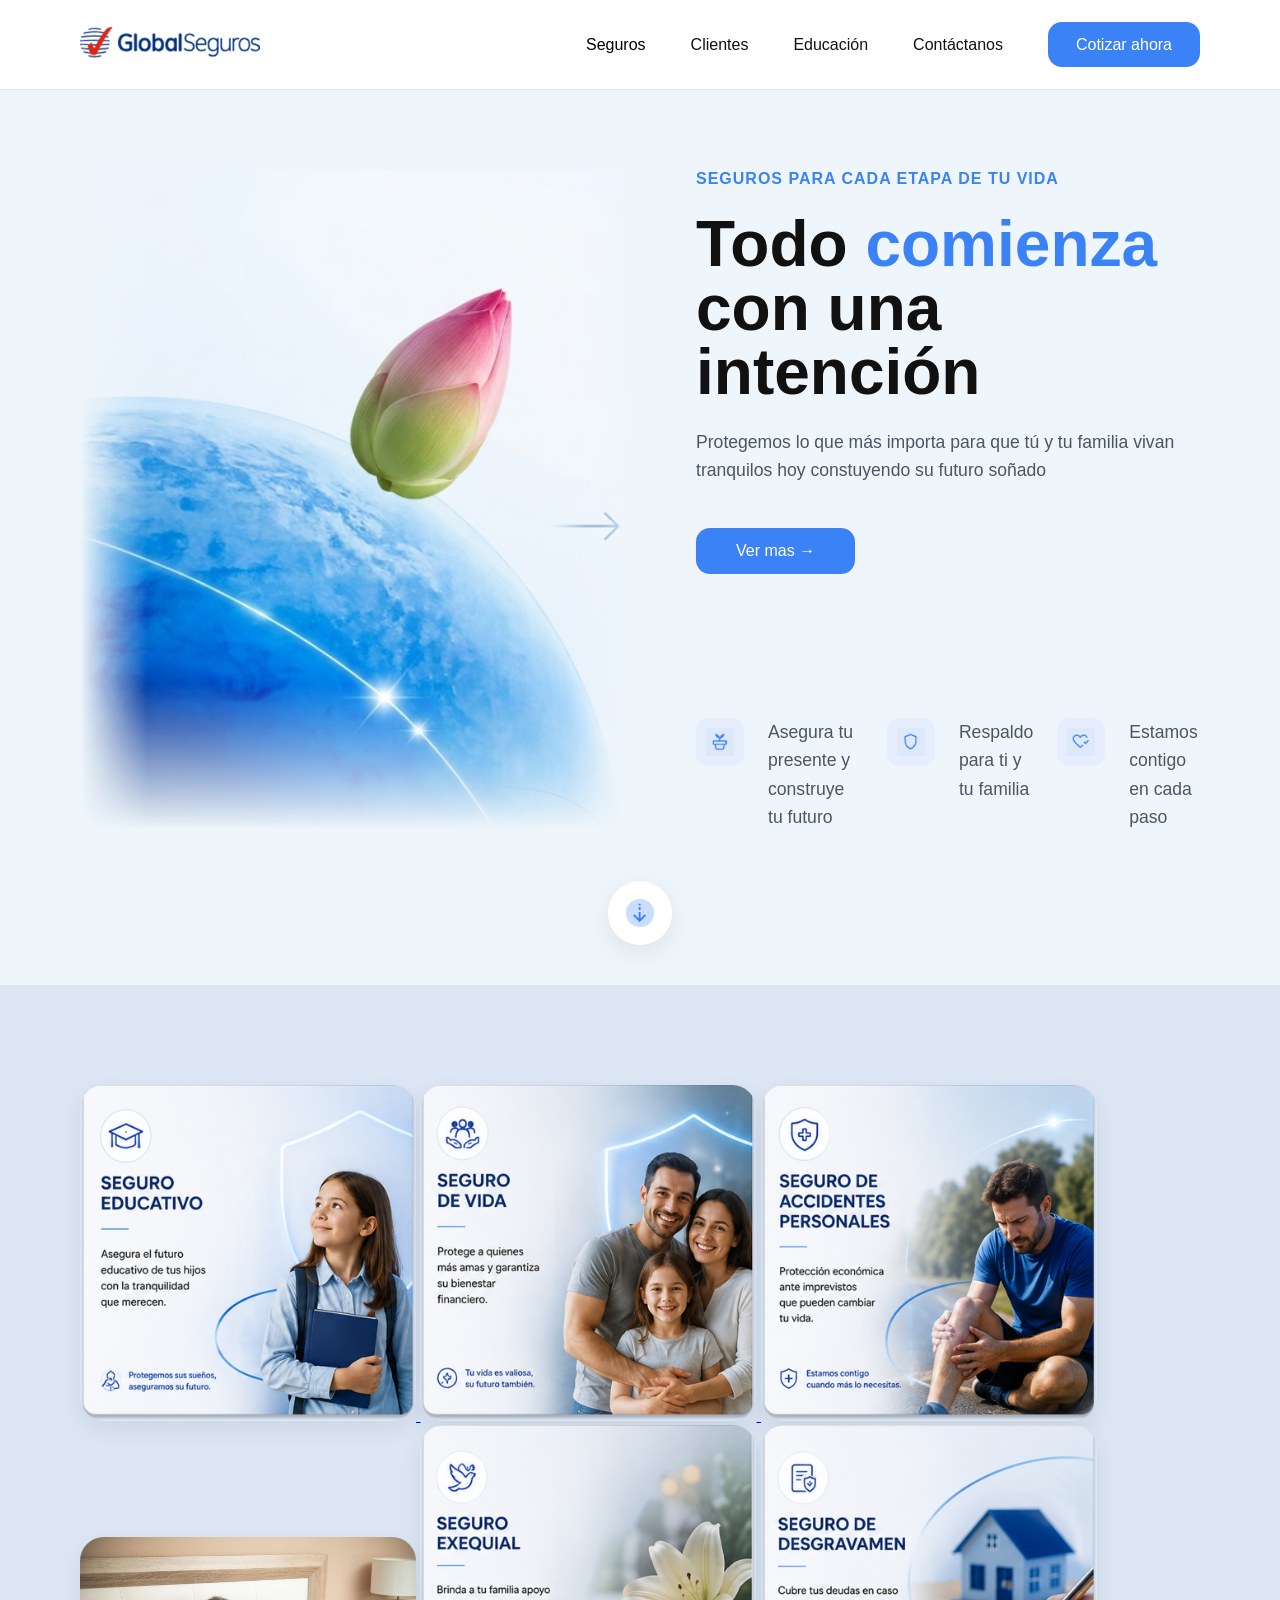
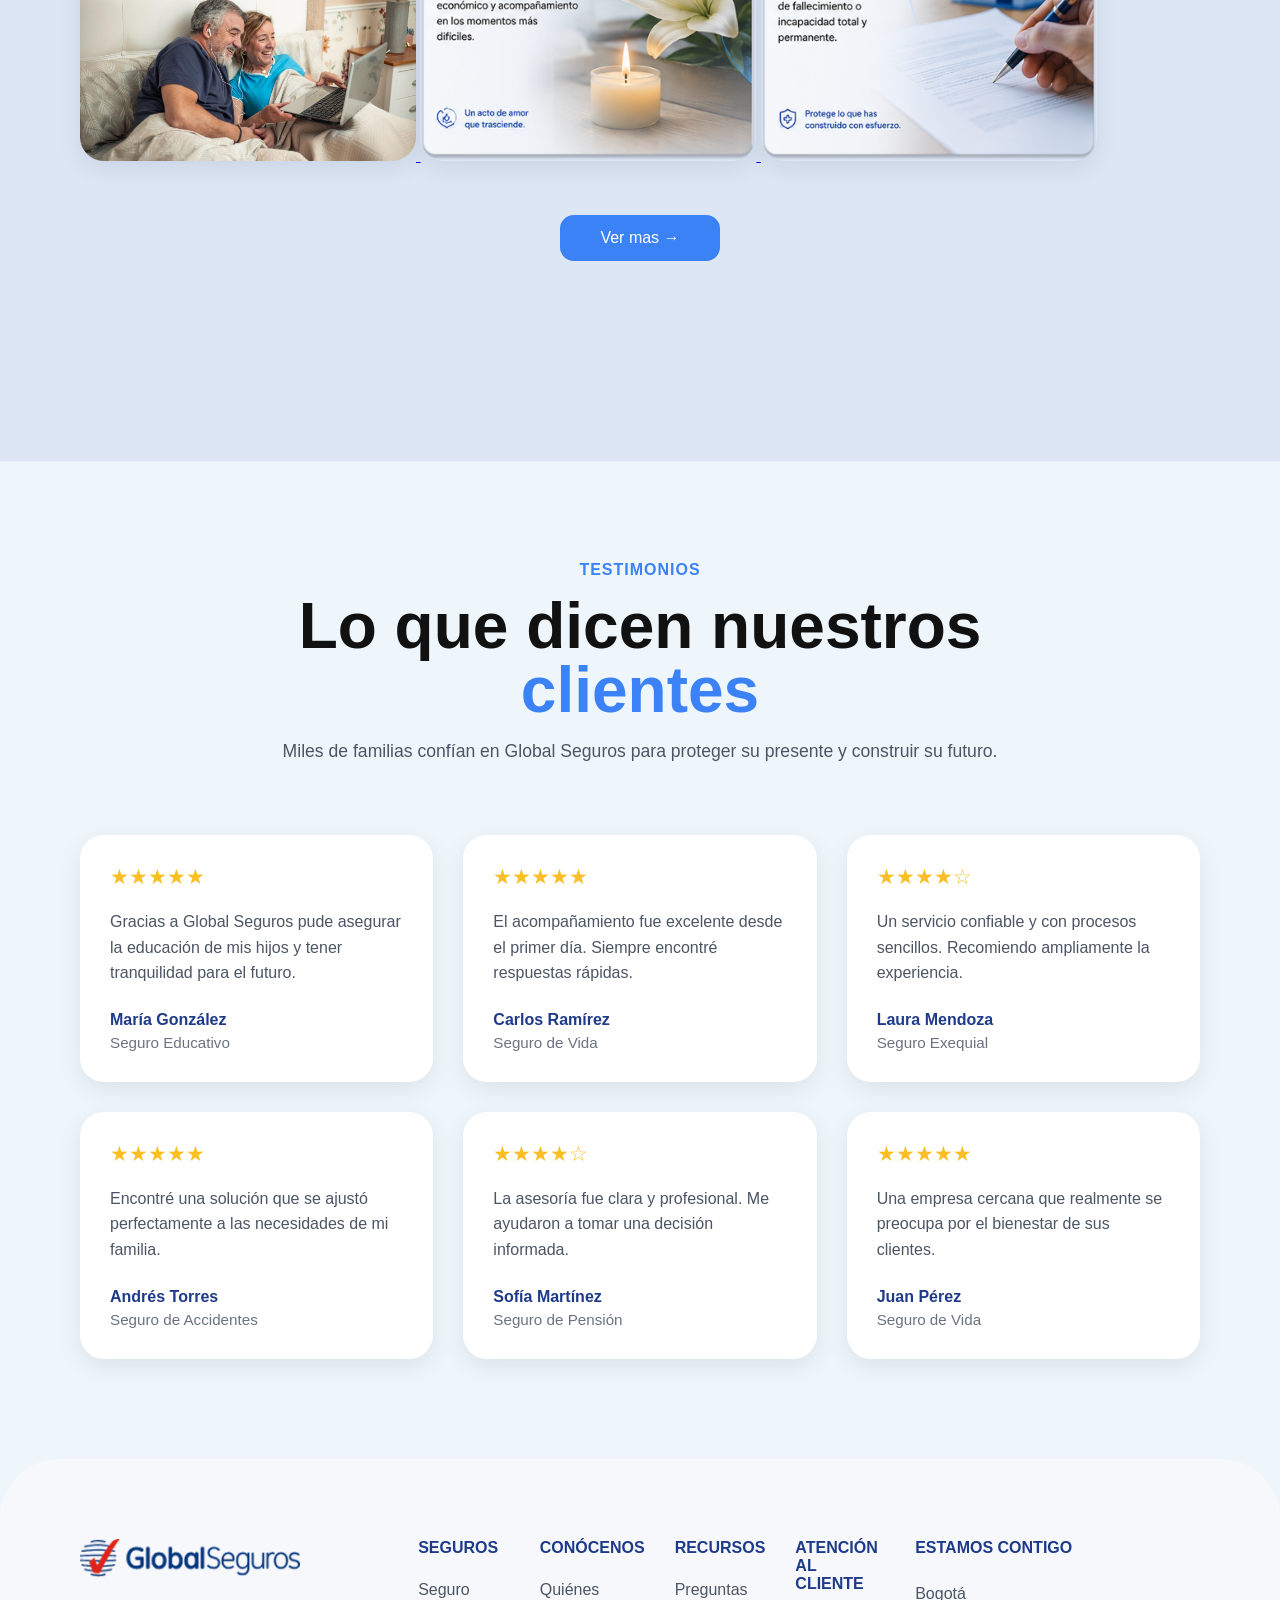
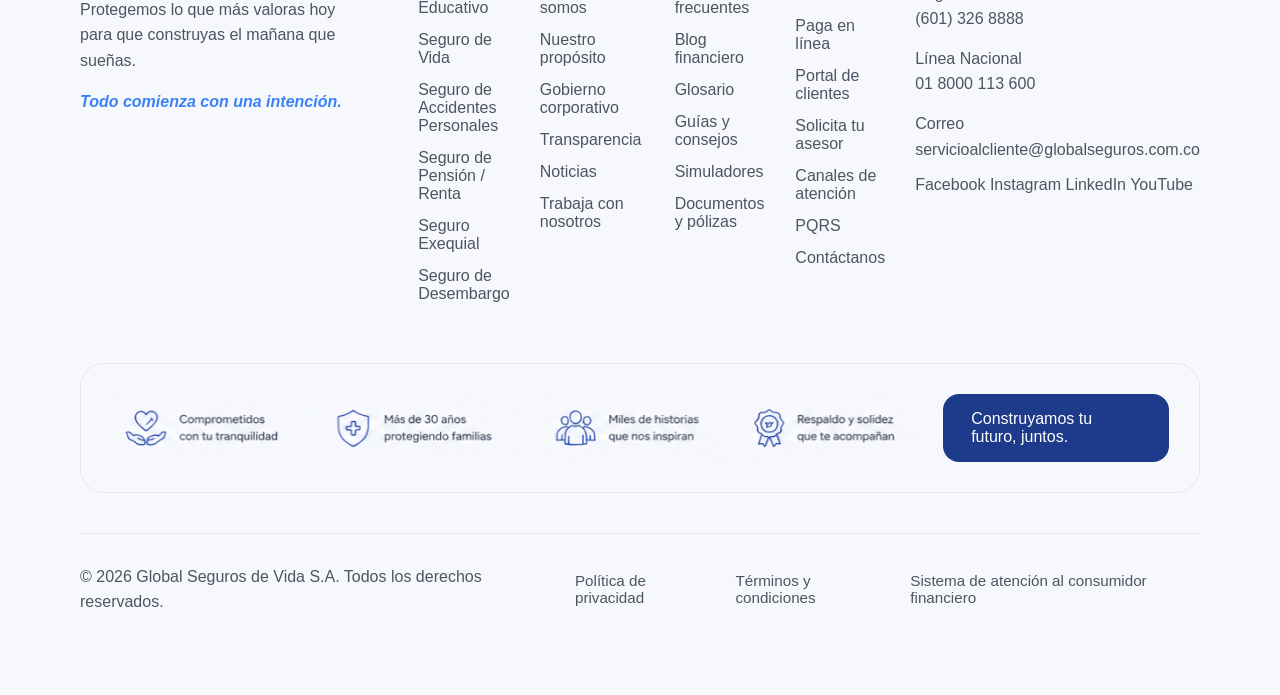
<file: index.html>
<!DOCTYPE html>
<html lang="es">
<head>
  <meta charset="UTF-8" />
  <meta name="viewport" content="width=device-width, initial-scale=1.0"/>
  
  <title>Global Seguros</title>

  <link rel="stylesheet" href="index.css">
</head>

<body>

<section class="header">
    <a href="index.html"> <img src="Imágenes/image 2.png" alt="logo"> </a>

    <ul class="menu">
        <li> <button id="desplegable"> Seguros </button>

         <div class="menu-desplegable">
            <a href="producto.html">Seguro educativo</a>
            <a href="error404.html">Seguro de vida</a>
            <a href="error404.html">Seguro de accidentes personales</a>
            <a href="error404.html">Seguro de pensión/renta</a>
            <a href="error404.html">Seguro exequial</a>
            <a href="error404.html">Seguro de desembargo</a>
             </div>
        </li>
        <li> 
          <a href="#clientes">Clientes</a>
        </li>
        <li> 
          <a href="producto.html">Educación</a>
        </li>

    <li class="contact-menu">

    <button id="contacto-btn" class="contact-btn">
        Contáctanos
    </button>

    <div class="contact-dropdown">

        <p class="contact-title">
            Lunes a viernes 8am a 5:30pm
        </p>

        <p>Desde Bogotá</p>
        <strong>PBX: (601) 744 0084</strong>

        <p>Desde cualquier parte del país</p>
        <strong>01 8000 910027</strong>

    </div>

</li>

<li>
    <a href="cotizacion.html" class="btn-cotizar">Cotizar ahora</a>
</li>

    </ul>
</section>

<section class="hero">
    <div class="img-hero">
        <img src="Imágenes/flor.png" alt="flor">
    </div>
    <div class="content-hero">
        <h3>SEGUROS PARA CADA ETAPA DE TU VIDA</h3>
        <h1>Todo <span>comienza</span> con una intención</h1>
        <p>Protegemos lo que más importa para que tú y tu familia vivan tranquilos hoy constuyendo su futuro soñado</p>
        <a href="https://www.globalseguroscolombia.com/seguros-educativos/" class="btn-ver-mas">Ver mas →</a>
        <div>
            <img class="lit-img" src="Imágenes/maseta.png" alt="maseta"/>
            <p class="lit-text">Asegura tu presente y construye tu futuro</p>
            <img class="lit-img" src="Imágenes/escudo.png" alt="escudo"/>
            <p class="lit-text">Respaldo para ti y tu familia</p>
            <img class="lit-img" src="Imágenes/corazon.png" alt="corazon"/>
            <p class="lit-text">Estamos contigo en cada paso</p>
        </div>
    </div>
</section>
      
      <div class="flecha-container">        
        <img class="flecha-img" src="Imágenes/flecha.png" alt="flecha"/>
      </div>

<section class="imgSeguros">
   <a href="error404.html">
    
  <img src="Imágenes/seguroEducativo.png" alt="seguroEducativo"/>
  <img src="Imágenes/seguroVida.png" alt="seguroVida"/>
  <img src="Imágenes/seguroAccidentes.png" alt="seguroAccidentes"/>
  <img src="Imágenes/seguroPension.png" alt="seguroPension"/>
  <img src="Imágenes/seguroExequial.png" alt="seguroExequial"/>
  <img src="Imágenes/seguroDesembargo.png" alt="seguroDesembargo"/> 

  <a href="Marketplace.html" class="btn-ver-mas">Ver mas →</a>

  </a>
  
</section>

  <section id="clientes" class="clientes">

    <div class="clientes-title">
        <h3>TESTIMONIOS</h3>
        <h1>Lo que dicen nuestros <span>clientes</span></h1>
        <p>
            Miles de familias confían en Global Seguros para proteger su presente
            y construir su futuro.
        </p>
    </div>

    <div class="clientes-grid">

        <article class="testimonio">
            <div class="estrellas">★★★★★</div>
            <p>
                Gracias a Global Seguros pude asegurar la educación de mis hijos
                y tener tranquilidad para el futuro.
            </p>
            <h4>María González</h4>
            <span>Seguro Educativo</span>
        </article>

        <article class="testimonio">
            <div class="estrellas">★★★★★</div>
            <p>
                El acompañamiento fue excelente desde el primer día.
                Siempre encontré respuestas rápidas.
            </p>
            <h4>Carlos Ramírez</h4>
            <span>Seguro de Vida</span>
        </article>

        <article class="testimonio">
            <div class="estrellas">★★★★☆</div>
            <p>
                Un servicio confiable y con procesos sencillos.
                Recomiendo ampliamente la experiencia.
            </p>
            <h4>Laura Mendoza</h4>
            <span>Seguro Exequial</span>
        </article>

        <article class="testimonio">
            <div class="estrellas">★★★★★</div>
            <p>
                Encontré una solución que se ajustó perfectamente
                a las necesidades de mi familia.
            </p>
            <h4>Andrés Torres</h4>
            <span>Seguro de Accidentes</span>
        </article>

        <article class="testimonio">
            <div class="estrellas">★★★★☆</div>
            <p>
                La asesoría fue clara y profesional.
                Me ayudaron a tomar una decisión informada.
            </p>
            <h4>Sofía Martínez</h4>
            <span>Seguro de Pensión</span>
        </article>

        <article class="testimonio">
            <div class="estrellas">★★★★★</div>
            <p>
                Una empresa cercana que realmente se preocupa
                por el bienestar de sus clientes.
            </p>
            <h4>Juan Pérez</h4>
            <span>Seguro de Vida</span>
        </article>

    </div>

</section>
<section>

  <footer class="footer">

  <div class="footer-top">

    <div class="footer-brand">
        <img src="Imágenes/image 2.png" alt="GlobalSeguros">
        <p>Protegemos lo que más valoras hoy para que construyas el mañana que sueñas.</p>
        <span>Todo comienza con una intención.</span>
    </div>

    <div class="footer-links">

      <div class="footer-column">
        <h4>SEGUROS</h4>

        <a href="producto.html">Seguro Educativo</a>
        <a href="error404.html">Seguro de Vida</a>
        <a href="error404.html">Seguro de Accidentes Personales</a>
        <a href="error404.html">Seguro de Pensión / Renta</a>
        <a href="error404.html">Seguro Exequial</a>
        <a href="error404.html">Seguro de Desembargo</a>
      </div>

      <div class="footer-column">
        <h4>CONÓCENOS</h4>

        <a href="error404.html">Quiénes somos</a>
        <a href="error404.html">Nuestro propósito</a>
        <a href="error404.html">Gobierno corporativo</a>
        <a href="error404.html">Transparencia</a>
        <a href="error404.html">Noticias</a>
        <a href="error404.html">Trabaja con nosotros</a>
      </div>

      <div class="footer-column">
        <h4>RECURSOS</h4>

        <a href="error404.html">Preguntas frecuentes</a>
        <a href="error404.html">Blog financiero</a>
        <a href="error404.html">Glosario</a>
        <a href="error404.html">Guías y consejos</a>
        <a href="error404.html">Simuladores</a>
        <a href="error404.html">Documentos y pólizas</a>
      </div>

      <div class="footer-column">
        <h4>ATENCIÓN AL CLIENTE</h4>

        <a href="error404.html">Paga en línea</a>
        <a href="error404.html">Portal de clientes</a>
        <a href="error404.html">Solicita tu asesor</a>
        <a href="error404.html">Canales de atención</a>
        <a href="error404.html">PQRS</a>
        <a href="error404.html">Contáctanos</a>
      </div>

      <div class="footer-column">
        <h4>ESTAMOS CONTIGO</h4>
        <p>Bogotá<br>(601) 326 8888</p>
        <p>Línea Nacional<br>01 8000 113 600</p>
        <p>Correo<br>servicioalcliente@globalseguros.com.co</p>

        <div class="redes">
          <a href="error404.html">Facebook</a>
          <a href="https://www.instagram.com/globalseguroscol/">Instagram</a>
          <a href="https://co.linkedin.com/company/globalseguroscol">LinkedIn</a>
          <a href="https://www.youtube.com/@globalseguros4729">YouTube</a>
        </div>

      </div>

    </div>

  </div>

  <div class="footer-benefits">

   <img src="Imágenes/beneficios-footer.png" alt="beneficios">

    <a href="error404.html" class="footer-cta">
      Construyamos tu futuro, juntos.
    </a>

  </div>

  <div class="footer-bottom">

    <p>© 2026 Global Seguros de Vida S.A. Todos los derechos reservados.</p>

    <div class="footer-policies">
      <a href="error404.html">Política de privacidad</a>
      <a href="error404.html">Términos y condiciones</a>
      <a href="error404.html">Sistema de atención al consumidor financiero</a>
    </div>

  </div>

</footer>

<script src="index.js"></script>

</body>
</html>
</file>
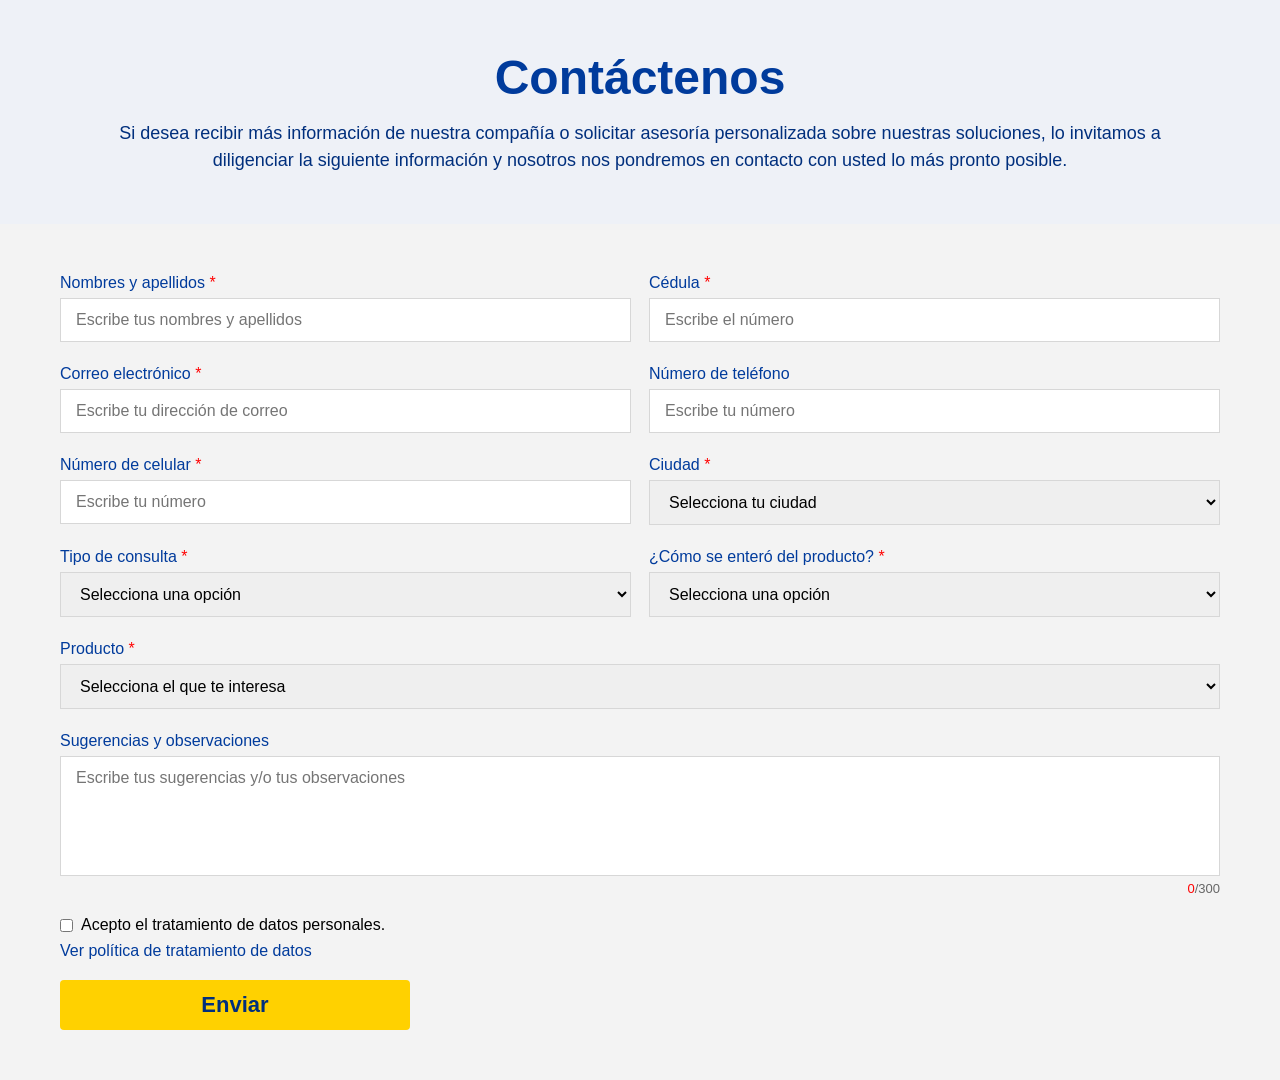
<file: Cotizacion.html>
<!DOCTYPE html>
<html lang="es">
<head>
    <meta charset="UTF-8">
    <meta name="viewport" content="width=device-width, initial-scale=1.0">
    <title>Formulario de Contacto</title>

    <link rel="stylesheet" href="cotizacion.css">
</head>
<body>

<section class="contacto">

    <div class="header-contacto">
        <h2>Contáctenos</h2>

        <p>
            Si desea recibir más información de nuestra compañía o solicitar
            asesoría personalizada sobre nuestras soluciones, lo invitamos a
            diligenciar la siguiente información y nosotros nos pondremos en
            contacto con usted lo más pronto posible.
        </p>
    </div>

    <div class="contenedor-formulario">

        <form id="contactForm">

            <div class="grid">

                <div class="campo">
                    <label>Nombres y apellidos <span>*</span></label>
                    <input
                        type="text"
                        id="nombre"
                        maxlength="80"
                        placeholder="Escribe tus nombres y apellidos"
                        required>
                    <small class="error"></small>
                </div>

                <div class="campo">
                    <label>Cédula <span>*</span></label>
                    <input
                        type="text"
                        id="cedula"
                        maxlength="15"
                        placeholder="Escribe el número"
                        required>
                    <small class="error"></small>
                </div>

                <div class="campo">
                    <label>Correo electrónico <span>*</span></label>
                    <input
                        type="email"
                        id="correo"
                        maxlength="80"
                        placeholder="Escribe tu dirección de correo"
                        required>
                    <small class="error"></small>
                </div>

                <div class="campo">
                    <label>Número de teléfono</label>
                    <input
                        type="text"
                        id="telefono"
                        maxlength="10"
                        placeholder="Escribe tu número">
                    <small class="error"></small>
                </div>

                <div class="campo">
                    <label>Número de celular <span>*</span></label>
                    <input
                        type="text"
                        id="celular"
                        maxlength="10"
                        placeholder="Escribe tu número"
                        required>
                    <small class="error"></small>
                </div>

                <div class="campo">
                    <label>Ciudad <span>*</span></label>

                    <select id="ciudad" required>
                        <option value="">Selecciona tu ciudad</option>
                        <option>Bogotá</option>
                        <option>Medellín</option>
                        <option>Cali</option>
                        <option>Barranquilla</option>
                        <option>Cartagena</option>
                    </select>

                    <small class="error"></small>
                </div>

                <div class="campo">
                    <label>Tipo de consulta <span>*</span></label>

                    <select id="consulta" required>
                        <option value="">Selecciona una opción</option>
                        <option>Quiero un seguro</option>
                        <option>Información de mis productos</option>
                        <option>Sugerencias</option>
                    </select>

                    <small class="error"></small>
                </div>

                <div class="campo">
                    <label>¿Cómo se enteró del producto? <span>*</span></label>

                    <select id="origen" required>
                        <option value="">Selecciona una opción</option>
                        <option>Google</option>
                        <option>Redes Sociales</option>
                        <option>Recomendación</option>
                        <option>Publicidad</option>
                    </select>

                    <small class="error"></small>
                </div>

                <div class="campo ancho-completo">
                    <label>Producto <span>*</span></label>

                    <select id="producto" required>
                        <option value="">Selecciona el que te interesa</option>
                        <option>Seguro Educativo</option>
                        <option>Seguro de Vida</option>
                        <option>Seguro de Accidentes Personales</option>
                        <option>Seguro de Pensión</option>
                        <option>Seguro de Desembargo</option>
                    </select>

                    <small class="error"></small>
                </div>

                <div class="campo ancho-completo">
                    <label>Sugerencias y observaciones</label>

                    <textarea
                        id="observaciones"
                        maxlength="300"
                        placeholder="Escribe tus sugerencias y/o tus observaciones"></textarea>

                    <div class="contador">
                        <span id="contador">0</span>/300
                    </div>

                    <small class="error"></small>
                </div>

            </div>

            <div class="check">
                <input type="checkbox" id="politica" required>

                <label for="politica">
                    Acepto el tratamiento de datos personales.
                </label>
            </div>

            <a href="#" class="politica-link">
                Ver política de tratamiento de datos
            </a>

            <button type="submit" class="btn-enviar">
                Enviar
            </button>

        </form>

    </div>

</section>

<script src="cotizacion.js"></script>

</body>
</html>
</file>
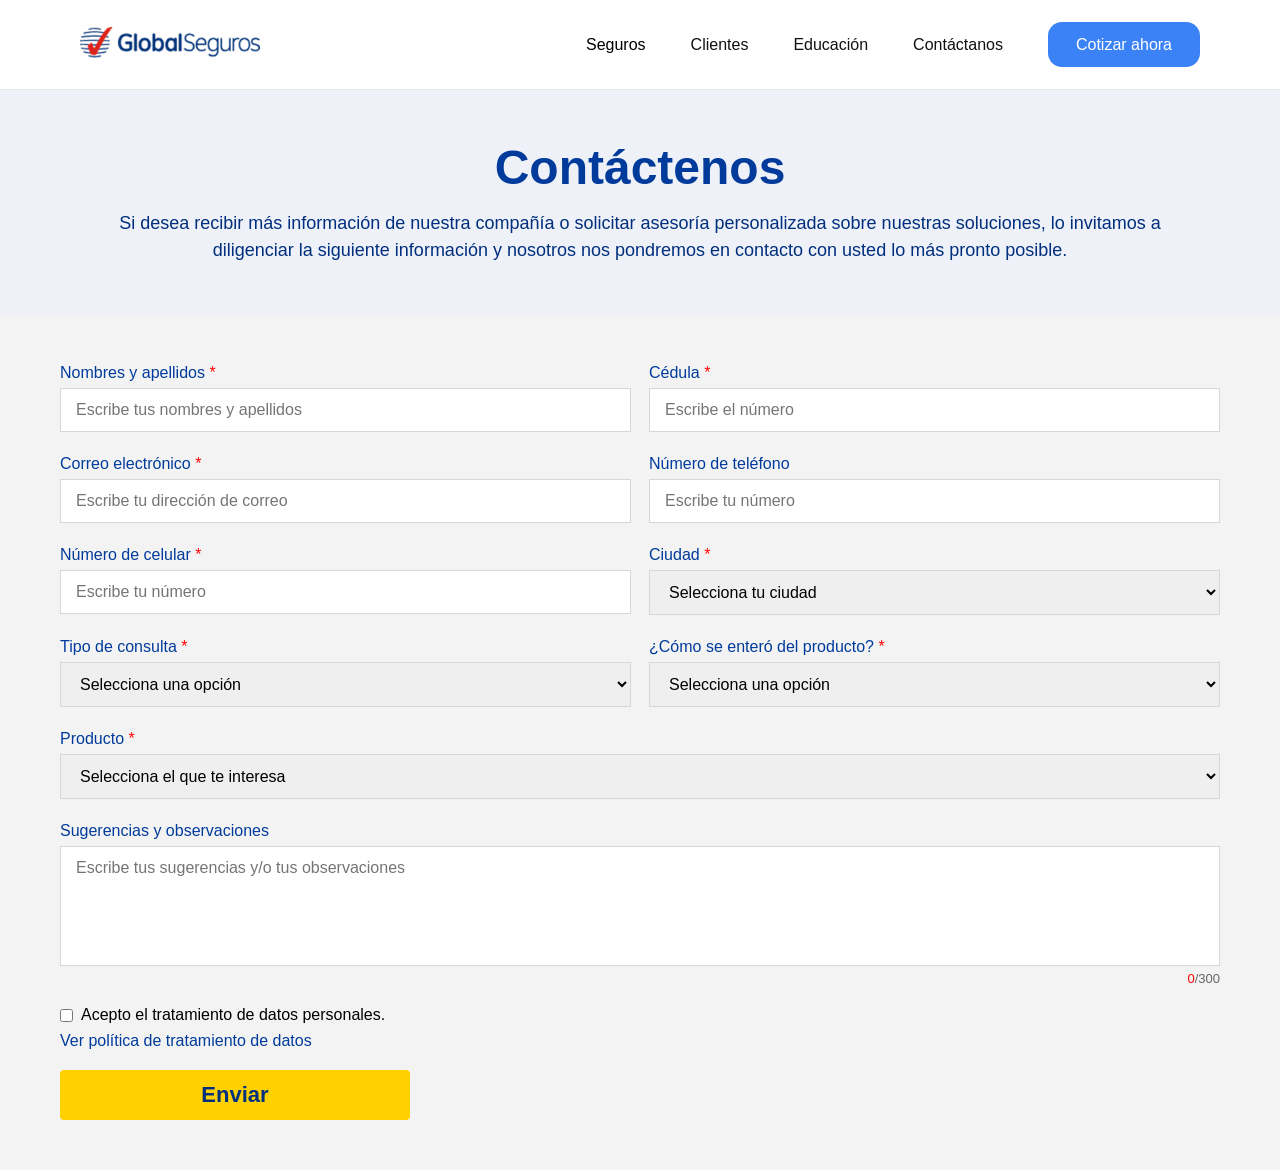
<file: cotizacion.html>
<!DOCTYPE html>
<html lang="es">
<head>
    <meta charset="UTF-8">
    <meta name="viewport" content="width=device-width, initial-scale=1.0">
    <title>Formulario de Contacto</title>

    <link rel="stylesheet" href="cotizacion.css">
</head>
<body>

<section class="header">
    <a href="index.html"> <img src="Imágenes/image 2.png" alt="logo"> </a>

    <ul class="menu">
        <li> <button id="desplegable"> Seguros </button>

         <div class="menu-desplegable">
            <a href="producto.html">Seguro educativo</a>
            <a href="error404.html">Seguro de vida</a>
            <a href="error404.html">Seguro de accidentes personales</a>
            <a href="error404.html">Seguro de pensión/renta</a>
            <a href="error404.html">Seguro exequial</a>
            <a href="error404.html">Seguro de desembargo</a>
             </div>
        </li>
        <li> 
          <a href="#clientes">Clientes</a>
        </li>
        <li> 
          <a href="producto.html">Educación</a>
        </li>

    <li class="contact-menu">

    <button id="contacto-btn" class="contact-btn">
        Contáctanos
    </button>

    <div class="contact-dropdown">

        <p class="contact-title">
            Lunes a viernes 8am a 5:30pm
        </p>

        <p>Desde Bogotá</p>
        <strong>PBX: (601) 744 0084</strong>

        <p>Desde cualquier parte del país</p>
        <strong>01 8000 910027</strong>

    </div>

</li>

<li>
    <a href="cotizacion.html" class="btn-cotizar">Cotizar ahora</a>
</li>

    </ul>
</section>

<section class="contacto">

    <div class="header-contacto">
        <h2>Contáctenos</h2>

        <p>
            Si desea recibir más información de nuestra compañía o solicitar
            asesoría personalizada sobre nuestras soluciones, lo invitamos a
            diligenciar la siguiente información y nosotros nos pondremos en
            contacto con usted lo más pronto posible.
        </p>
    </div>

    <div class="contenedor-formulario">

        <form id="contactForm">

            <div class="grid">

                <div class="campo">
                    <label>Nombres y apellidos <span>*</span></label>
                    <input
                        type="text"
                        id="nombre"
                        maxlength="80"
                        placeholder="Escribe tus nombres y apellidos"
                        required>
                    <small class="error"></small>
                </div>

                <div class="campo">
                    <label>Cédula <span>*</span></label>
                    <input
                        type="text"
                        id="cedula"
                        maxlength="15"
                        placeholder="Escribe el número"
                        required>
                    <small class="error"></small>
                </div>

                <div class="campo">
                    <label>Correo electrónico <span>*</span></label>
                    <input
                        type="email"
                        id="correo"
                        maxlength="80"
                        placeholder="Escribe tu dirección de correo"
                        required>
                    <small class="error"></small>
                </div>

                <div class="campo">
                    <label>Número de teléfono</label>
                    <input
                        type="text"
                        id="telefono"
                        maxlength="10"
                        placeholder="Escribe tu número">
                    <small class="error"></small>
                </div>

                <div class="campo">
                    <label>Número de celular <span>*</span></label>
                    <input
                        type="text"
                        id="celular"
                        maxlength="10"
                        placeholder="Escribe tu número"
                        required>
                    <small class="error"></small>
                </div>

                <div class="campo">
                    <label>Ciudad <span>*</span></label>

                    <select id="ciudad" required>
                        <option value="">Selecciona tu ciudad</option>
                        <option>Bogotá</option>
                        <option>Medellín</option>
                        <option>Cali</option>
                        <option>Barranquilla</option>
                        <option>Cartagena</option>
                    </select>

                    <small class="error"></small>
                </div>

                <div class="campo">
                    <label>Tipo de consulta <span>*</span></label>

                    <select id="consulta" required>
                        <option value="">Selecciona una opción</option>
                        <option>Quiero un seguro</option>
                        <option>Información de mis productos</option>
                        <option>Sugerencias</option>
                    </select>

                    <small class="error"></small>
                </div>

                <div class="campo">
                    <label>¿Cómo se enteró del producto? <span>*</span></label>

                    <select id="origen" required>
                        <option value="">Selecciona una opción</option>
                        <option>Google</option>
                        <option>Redes Sociales</option>
                        <option>Recomendación</option>
                        <option>Publicidad</option>
                    </select>

                    <small class="error"></small>
                </div>

                <div class="campo ancho-completo">
                    <label>Producto <span>*</span></label>

                    <select id="producto" required>
                        <option value="">Selecciona el que te interesa</option>
                        <option>Seguro Educativo</option>
                        <option>Seguro de Vida</option>
                        <option>Seguro de Accidentes Personales</option>
                        <option>Seguro de Pensión</option>
                        <option>Seguro de Desembargo</option>
                    </select>

                    <small class="error"></small>
                </div>

                <div class="campo ancho-completo">
                    <label>Sugerencias y observaciones</label>

                    <textarea
                        id="observaciones"
                        maxlength="300"
                        placeholder="Escribe tus sugerencias y/o tus observaciones"></textarea>

                    <div class="contador">
                        <span id="contador">0</span>/300
                    </div>

                    <small class="error"></small>
                </div>

            </div>

            <div class="check">
                <input type="checkbox" id="politica" required>

                <label for="politica">
                    Acepto el tratamiento de datos personales.
                </label>
            </div>

            <a href="#" class="politica-link">
                Ver política de tratamiento de datos
            </a>

            <button type="submit" class="btn-enviar">
                Enviar
            </button>

        </form>

    </div>

</section>

<script src="cotizacion.js"></script>

</body>
</html>
</file>
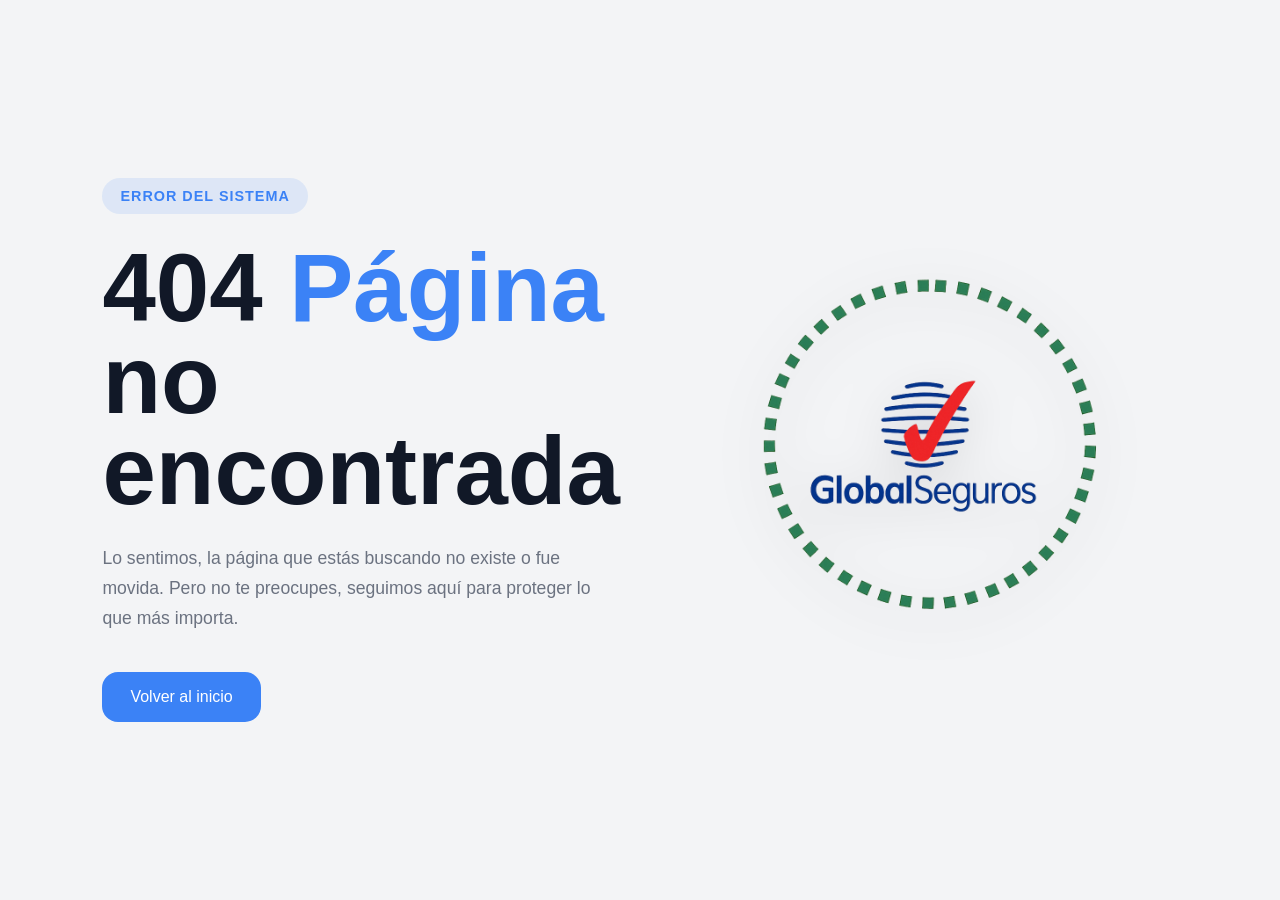
<file: error404.html>
<!DOCTYPE html>
<html lang="es">
<head>
  <meta charset="UTF-8" />
  <meta name="viewport" content="width=device-width, initial-scale=1.0"/>
  
  <title>Error 404</title>

  <link rel="stylesheet" href="error404.css">
</head>


<body>

    <main class="error-page">
        <section class="error-content">

            <span class="error-tag">
                ERROR DEL SISTEMA
            </span>

            <h1>
                404 <span>Página</span><br>no encontrada
            </h1>

            <p>Lo sentimos, la página que estás buscando no existe o fue movida. Pero no te preocupes, seguimos aquí para proteger lo que más importa.</p>

            <div class="buttons">

                <a href="index.html" class="primary-btn">Volver al inicio</a>

            </div>

        </section>
        <div class="error-image">

            <img src="Imágenes\global.png" alt="LogoGlobal">

        </div>

    </main>

</body>
</html>
</file>
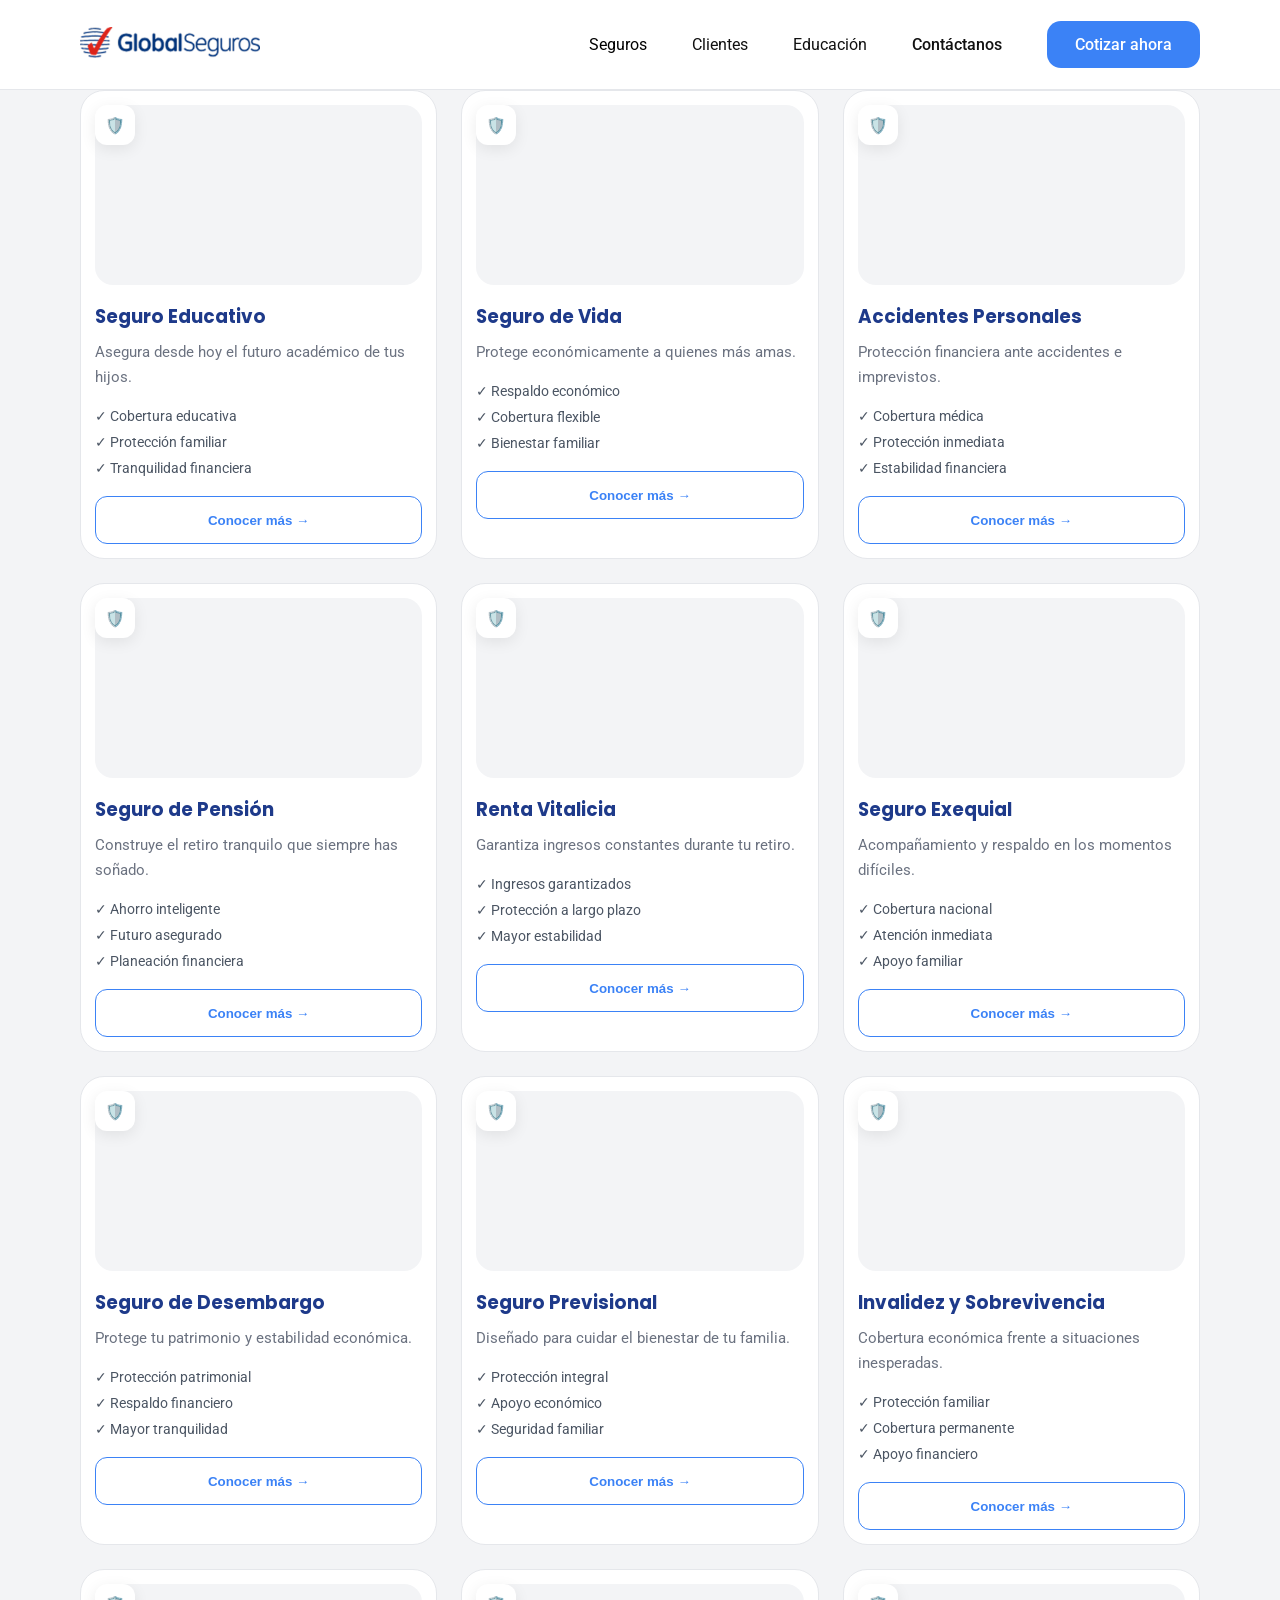
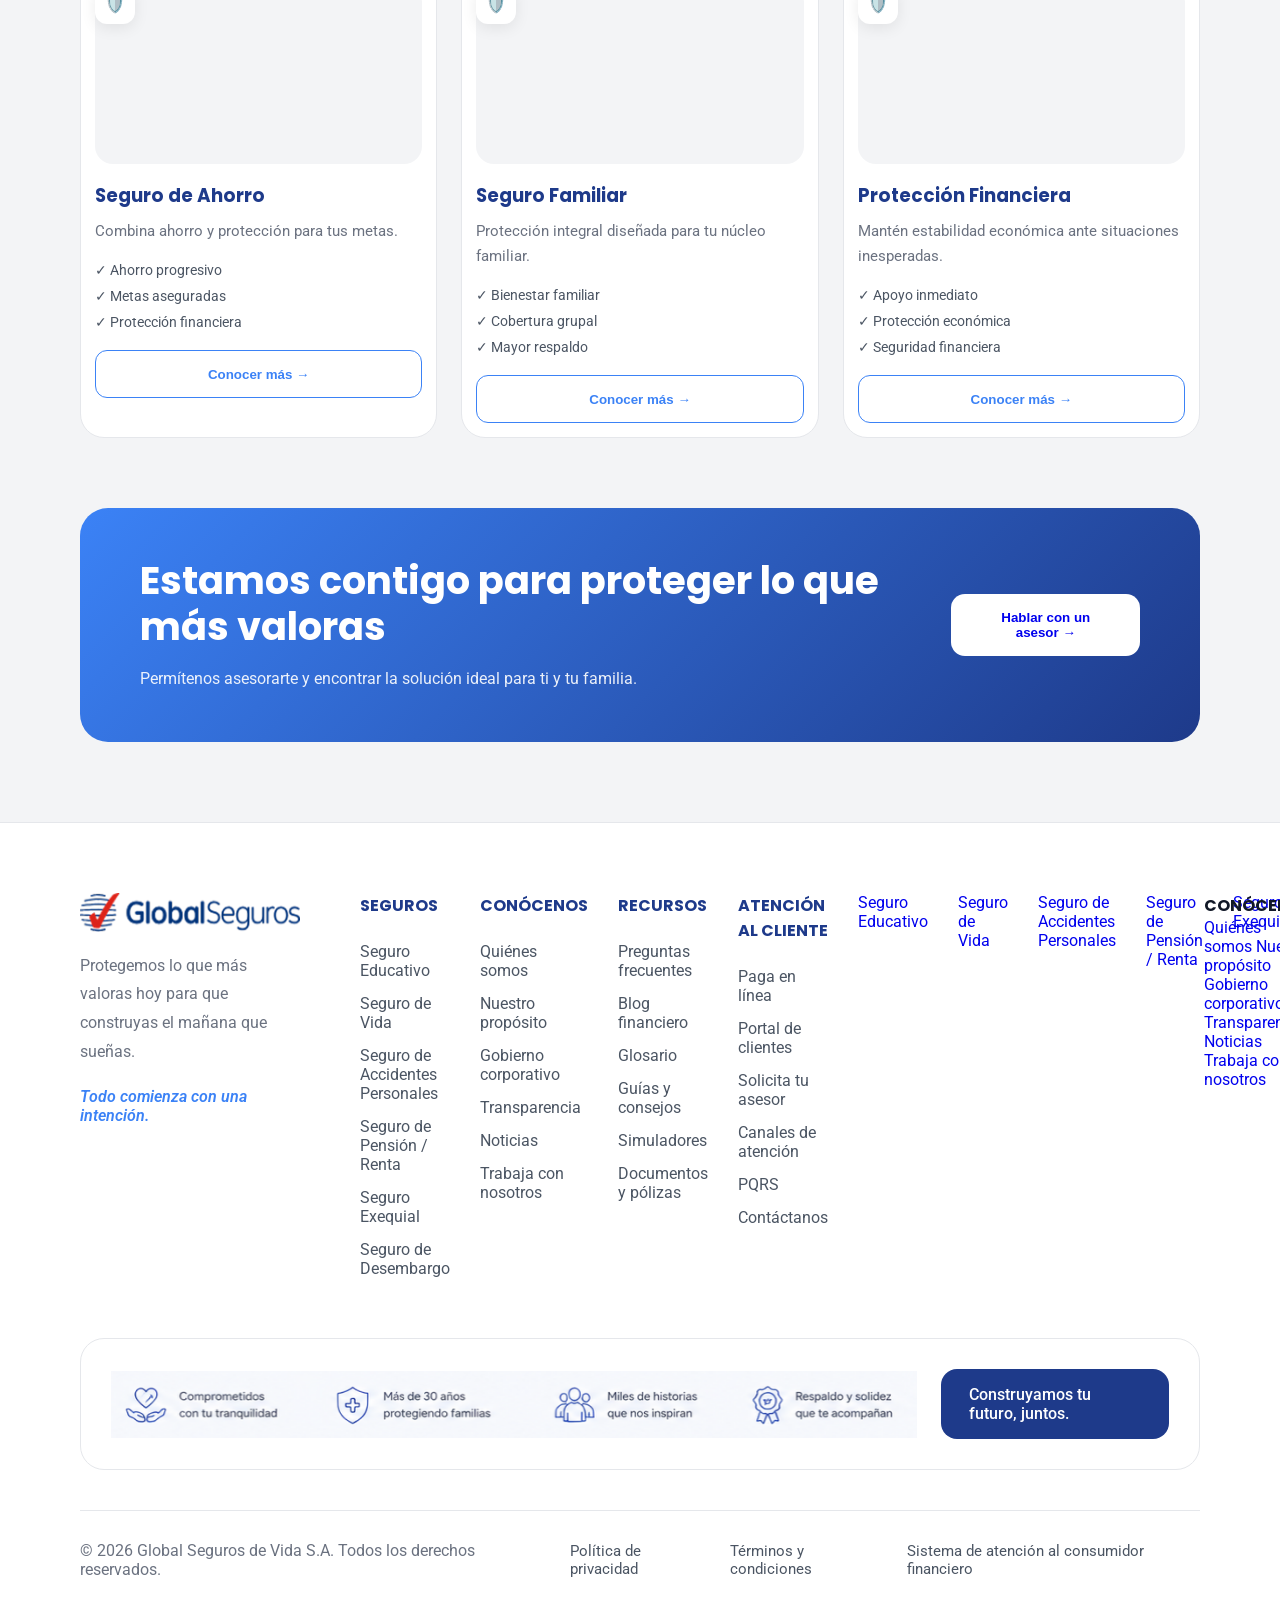
<file: Marketplace.html>
<!DOCTYPE html>
<html lang="es">
<head>

    <meta charset="UTF-8">
    <meta name="viewport" content="width=device-width, initial-scale=1.0">

    <title>Marketplace | Global Seguros</title>

    <link rel="stylesheet" href="marketplace.css">

    <script src="marketplace.js"></script>

    <link rel="preconnect" href="https://fonts.googleapis.com">

    <link href="https://fonts.googleapis.com/css2?family=Poppins:wght@400;500;600;700&family=Roboto:wght@300;400;500&display=swap" rel="stylesheet">

</head>

<body>

<section class="header">
    <a href="index.html"> <img src="Imágenes/image 2.png" alt="logo"> </a>

    <ul class="menu">
        <li> <button id="desplegable"> Seguros </button>

         <div class="menu-desplegable">
            <a href="producto.html">Seguro educativo</a>
            <a href="error404.html">Seguro de vida</a>
            <a href="error404.html">Seguro de accidentes personales</a>
            <a href="error404.html">Seguro de pensión/renta</a>
            <a href="error404.html">Seguro exequial</a>
            <a href="error404.html">Seguro de desembargo</a>
             </div>
        </li>
        <li> 
          <a href="#clientes">Clientes</a>
        </li>
        <li> 
          <a href="producto.html">Educación</a>
        </li>

    <li class="contact-menu">

    <button id="contacto-btn" class="contact-btn">
        Contáctanos
    </button>

    <div class="contact-dropdown">

        <p class="contact-title">
            Lunes a viernes 8am a 5:30pm
        </p>

        <p>Desde Bogotá</p>
        <strong>PBX: (601) 744 0084</strong>

        <p>Desde cualquier parte del país</p>
        <strong>01 8000 910027</strong>

    </div>

</li>

<li>
    <a href="cotizacion.html" class="btn-cotizar">Cotizar ahora</a>
</li>

    </ul>
</section>

<section class="marketplace">

    <div class="card">

        <div class="icon">🛡️</div>

        <div class="card-image">
            🎓
        </div>

        <h2>Seguro Educativo</h2>

        <p>
            Asegura desde hoy el futuro académico de tus hijos.
        </p>

        <div class="benefits">
            <span>✓ Cobertura educativa</span>
            <span>✓ Protección familiar</span>
            <span>✓ Tranquilidad financiera</span>
        </div>

        <button>Conocer más →</button>

    </div>

    <div class="card">

        <div class="icon">🛡️</div>

        <div class="card-image">
            👨‍👩‍👧
        </div>

        <h2>Seguro de Vida</h2>

        <p>
            Protege económicamente a quienes más amas.
        </p>

        <div class="benefits">
            <span>✓ Respaldo económico</span>
            <span>✓ Cobertura flexible</span>
            <span>✓ Bienestar familiar</span>
        </div>

        <button>Conocer más →</button>

    </div>

    <div class="card">

        <div class="icon">🛡️</div>

        <div class="card-image">
            🚴
        </div>

        <h2>Accidentes Personales</h2>

        <p>
            Protección financiera ante accidentes e imprevistos.
        </p>

        <div class="benefits">
            <span>✓ Cobertura médica</span>
            <span>✓ Protección inmediata</span>
            <span>✓ Estabilidad financiera</span>
        </div>

        <button>Conocer más →</button>

    </div>

    <div class="card">

        <div class="icon">🛡️</div>

        <div class="card-image">
            👴👵
        </div>

        <h2>Seguro de Pensión</h2>

        <p>
            Construye el retiro tranquilo que siempre has soñado.
        </p>

        <div class="benefits">
            <span>✓ Ahorro inteligente</span>
            <span>✓ Futuro asegurado</span>
            <span>✓ Planeación financiera</span>
        </div>

        <button>Conocer más →</button>

    </div>

    <div class="card">

        <div class="icon">🛡️</div>

        <div class="card-image">
            💼
        </div>

        <h2>Renta Vitalicia</h2>

        <p>
            Garantiza ingresos constantes durante tu retiro.
        </p>

        <div class="benefits">
            <span>✓ Ingresos garantizados</span>
            <span>✓ Protección a largo plazo</span>
            <span>✓ Mayor estabilidad</span>
        </div>

        <button>Conocer más →</button>

    </div>

    <div class="card">

        <div class="icon">🛡️</div>

        <div class="card-image">
            🌼
        </div>

        <h2>Seguro Exequial</h2>

        <p>
            Acompañamiento y respaldo en los momentos difíciles.
        </p>

        <div class="benefits">
            <span>✓ Cobertura nacional</span>
            <span>✓ Atención inmediata</span>
            <span>✓ Apoyo familiar</span>
        </div>

        <button>Conocer más →</button>

    </div>

    <div class="card">

        <div class="icon">🛡️</div>

        <div class="card-image">
            🏠
        </div>

        <h2>Seguro de Desembargo</h2>

        <p>
            Protege tu patrimonio y estabilidad económica.
        </p>

        <div class="benefits">
            <span>✓ Protección patrimonial</span>
            <span>✓ Respaldo financiero</span>
            <span>✓ Mayor tranquilidad</span>
        </div>

        <button>Conocer más →</button>

    </div>

    <div class="card">

        <div class="icon">🛡️</div>

        <div class="card-image">
            👨‍👩‍👧‍👦
        </div>

        <h2>Seguro Previsional</h2>

        <p>
            Diseñado para cuidar el bienestar de tu familia.
        </p>

        <div class="benefits">
            <span>✓ Protección integral</span>
            <span>✓ Apoyo económico</span>
            <span>✓ Seguridad familiar</span>
        </div>

        <button>Conocer más →</button>

    </div>

    <div class="card">

        <div class="icon">🛡️</div>

        <div class="card-image">
            🤝
        </div>

        <h2>Invalidez y Sobrevivencia</h2>

        <p>
            Cobertura económica frente a situaciones inesperadas.
        </p>

        <div class="benefits">
            <span>✓ Protección familiar</span>
            <span>✓ Cobertura permanente</span>
            <span>✓ Apoyo financiero</span>
        </div>

        <button>Conocer más →</button>

    </div>

    <div class="card">

        <div class="icon">🛡️</div>

        <div class="card-image">
            🐷
        </div>

        <h2>Seguro de Ahorro</h2>

        <p>
            Combina ahorro y protección para tus metas.
        </p>

        <div class="benefits">
            <span>✓ Ahorro progresivo</span>
            <span>✓ Metas aseguradas</span>
            <span>✓ Protección financiera</span>
        </div>

        <button>Conocer más →</button>

    </div>

    <div class="card">

        <div class="icon">🛡️</div>

        <div class="card-image">
            👨‍👩‍👧‍👦
        </div>

        <h2>Seguro Familiar</h2>

        <p>
            Protección integral diseñada para tu núcleo familiar.
        </p>

        <div class="benefits">
            <span>✓ Bienestar familiar</span>
            <span>✓ Cobertura grupal</span>
            <span>✓ Mayor respaldo</span>
        </div>

        <button>Conocer más →</button>

    </div>

    <div class="card">

        <div class="icon">🛡️</div>

        <div class="card-image">
            📄
        </div>

        <h2>Protección Financiera</h2>

        <p>
            Mantén estabilidad económica ante situaciones inesperadas.
        </p>

        <div class="benefits">
            <span>✓ Apoyo inmediato</span>
            <span>✓ Protección económica</span>
            <span>✓ Seguridad financiera</span>
        </div>

        <button>Conocer más →</button>

    </div>

</section>

<section class="cta">

    <div>

        <h1>
            Estamos contigo para proteger lo que más valoras
        </h1>

        <p>
            Permítenos asesorarte y encontrar la solución ideal para ti y tu familia.
        </p>

    </div>

    <button>
        <a href="hKFo2SBuLW12enN4SVFuLU04MHJiTjNOaHE1Yl9jVlZIUUJjRaFur3VuaXZlcnNhbC1sb2dpbqN0aWTZIHpSSGpwbHhjVGVQTGlMb3JKSnJEdUpFUldFTWtyckJXo2NpZNkgZXZOSDRmQ0syVmdOMndHMHVzU0l4dGtmQnFXRWVwTzc">Hablar con un asesor →</a>
    </button>

</section>

<footer class="footer">

  <div class="footer-top">

    <div class="footer-brand">
        <img src="Imágenes/image 2.png" alt="GlobalSeguros">
        <p>Protegemos lo que más valoras hoy para que construyas el mañana que sueñas.</p>
        <span>Todo comienza con una intención.</span>
    </div>

    <div class="footer-links">

      <div class="footer-column">
        <h4>SEGUROS</h4>

        <a href="#">Seguro Educativo</a>
        <a href="error404.html">Seguro de Vida</a>
        <a href="error404.html">Seguro de Accidentes Personales</a>
        <a href="error404.html">Seguro de Pensión / Renta</a>
        <a href="error404.html">Seguro Exequial</a>
        <a href="error404.html">Seguro de Desembargo</a>
      </div>

      <div class="footer-column">
        <h4>CONÓCENOS</h4>

        <a href="error404.html">Quiénes somos</a>
        <a href="error404.html">Nuestro propósito</a>
        <a href="error404.html">Gobierno corporativo</a>
        <a href="error404.html">Transparencia</a>
        <a href="error404.html">Noticias</a>
        <a href="error404.html">Trabaja con nosotros</a>
      </div>

      <div class="footer-column">
        <h4>RECURSOS</h4>

        <a href="error404.html">Preguntas frecuentes</a>
        <a href="error404.html">Blog financiero</a>
        <a href="error404.html">Glosario</a>
        <a href="error404.html">Guías y consejos</a>
        <a href="error404.html">Simuladores</a>
        <a href="error404.html">Documentos y pólizas</a>
      </div>

      <div class="footer-column">
        <h4>ATENCIÓN AL CLIENTE</h4>

        <a href="error404.html">Paga en línea</a>
        <a href="error404.html">Portal de clientes</a>
        <a href="error404.html">Solicita tu asesor</a>
        <a href="error404.html">Canales de atención</a>
        <a href="error404.html">PQRS</a>
        <a href="error404.html">Contáctanos</a>
      </div>

                <a href="producto.html">Seguro Educativo</a>
                <a href="error404.html">Seguro de Vida</a>
                <a href="error404.html">Seguro de Accidentes Personales</a>
                <a href="error404.html">Seguro de Pensión / Renta</a>
                <a href="error404.html">Seguro Exequial</a>
                <a href="error404.html">Seguro de Desgravamen</a>

            </div>

            <div class="footer-columna">

                <h4>CONÓCENOS</h4>

                <a href="error404.html">Quiénes somos</a>
                <a href="error404.html">Nuestro propósito</a>
                <a href="error404.html">Gobierno corporativo</a>
                <a href="error404.html">Transparencia</a>
                <a href="error404.html">Noticias</a>
                <a href="error404.html">Trabaja con nosotros</a>

            </div>

            <div class="footer-columna">

                <h4>RECURSOS</h4>

                <a href="error404.html">Preguntas frecuentes</a>
                <a href="error404.html">Blog financiero</a>
                <a href="error404.html">Glosario</a>
                <a href="error404.html">Guías y consejos</a>
                <a href="error404.html">Simuladores</a>
                <a href="error404.html">Documentos y pólizas</a>

            </div>

            <div class="footer-columna">

                <h4>ATENCIÓN AL CLIENTE</h4>

                <a href="error404.html">Paga en línea</a>
                <a href="error404.html">Portal de clientes</a>
                <a href="error404.html">Solicita tu asesor</a>
                <a href="error404.html">Canales de atención</a>
                <a href="error404.html">PQRS</a>
                <a href="error404.html">Contáctanos</a>

            </div>

            <div class="footer-columna contacto">

                <h4>ESTAMOS CONTIGO</h4>

                <div class="contacto-item">

                    <div class="contacto-icono">
                        📍
                    </div>

                    <div>
                        <span>Bogotá</span>
                        <p>(601) 326 8888</p>
                    </div>

                </div>

                <div class="contacto-item">

                    <div class="contacto-icono">
                        ☎
                    </div>

                    <div>
                        <span>Línea Nacional</span>
                        <p>01 8000 113 600</p>
                    </div>

                </div>

                <div class="contacto-item">

                    <div class="contacto-icono">
                        ✉
                    </div>

                    <div>
                        <span>Correo</span>
                        <p>servicioalcliente@globalseguros.com.co</p>
                    </div>

                </div>

                <h5>Síguenos en:</h5>

                <div class="redes-footer">

                    <a href="error404.html">f</a>
                    <a href="error404.html">ig</a>
                    <a href="error404.html">in</a>
                    <a href="error404.html">▶</a>

                </div>

            </div>

        <div class="redes">
          <a href="error404.html">Facebook</a>
          <a href="error404.html">Instagram</a>
          <a href="error404.html">LinkedIn</a>
          <a href="error404.html">YouTube</a>
        </div>

      </div>

    </div>

  </div>

  <div class="footer-benefits">

   <img src="Imágenes/beneficios-footer.png" alt="beneficios">

    <a href="error404.html" class="footer-cta">
      Construyamos tu futuro, juntos.
    </a>

  </div>

  <div class="footer-bottom">

    <p>© 2026 Global Seguros de Vida S.A. Todos los derechos reservados.</p>

    <div class="footer-policies">
      <a href="error404.html">Política de privacidad</a>
      <a href="error404.html">Términos y condiciones</a>
      <a href="error404.html">Sistema de atención al consumidor financiero</a>
    </div>

  </div>

</footer>

<script src="marketplace.js"></script>

</body>
</html>
</file>
<file: index.css>
*{
    margin: 0;
    padding: 0;
    box-sizing: border-box;
}

html{
    scroll-behavior: smooth;
}

body{
    font-family: 'Roboto', sans-serif;
    background: #eff6fb;
    color: #111;
}

h1,
h2,
h3,
h4{
    font-family: 'Poppins', sans-serif;
}

h1{
    font-size: 4rem;
    line-height: 1;
    font-weight: 700;
}

h2{
    font-size: 1.4rem;
    font-weight: 700;
}

h3{
    font-size: 1rem;
    font-weight: 600;
    color: #3B82F6;
    letter-spacing: 1px;
}

p{
    line-height: 1.6;
    color: #4B5563;
}

.header{
    width: 100%;
    height: 90px;

    display: flex;
    justify-content: space-between;
    align-items: center;

    padding: 0 80px;

    background: #FFFFFF;
    border-bottom: 1px solid #E5E7EB;

    position: sticky;
    top: 0;
    z-index: 1000;
}

.header img{
    width: 180px;
}

.menu{
    display: flex;
    align-items: center;
    gap: 45px;

    list-style: none;
}

.menu a:not(.btn-cotizar){
    text-decoration: none;
    color: #111;
    font-size: 1rem;
    font-family: inherit;
    font-weight: 400;
}

.menu a:hover{
    color: #3B82F6;
}

.menu li{
    position: relative;
    font-size: 1rem;
    cursor: pointer;
}

.menu button{
    border: none;
    background: none;
    cursor: pointer;
    font-size: 1rem;
    font-family: inherit;
}

.contact-btn{
    border: none;
    text-decoration: none;
    color: #111;

    border-radius: 14px;

    font-weight: 500;
    transition: .3s ease;
}

.btn-cotizar{
    text-decoration: none;
    background: #3B82F6;
    color: white;

    border: none;
    padding: 14px 28px;
    border-radius: 14px;

    font-weight: 500;

    transition: .3s ease;
}

.btn-cotizar:hover{
    background: #1E3A8A;
}

.menu-desplegable{
    position: absolute;
    top: 45px;
    left: 0;

    width: 220px;

    background: white;
    border-radius: 16px;

    padding: 18px;

    display: flex;
    flex-direction: column;
    gap: 16px;

    box-shadow: 0 10px 30px rgba(0,0,0,.08);

    opacity: 0;
    visibility: hidden;

    transform: translateY(10px);

    transition: .3s ease;
}

.menu-desplegable a{
    text-decoration: none;
    color: #111;
    transition: .3s;
}

.menu-desplegable a:hover{
    color: #3B82F6;
}

.menu-desplegable.active{
    opacity: 1;
    visibility: visible;

    transform: translateY(0);
}

.hero{
    width: 100%;

    min-height: 90vh;

    display: flex;
    align-items: center;
    justify-content: space-between;

    padding: 80px;

    position: relative;

    overflow: hidden;
}

.img-hero{
    width: 50%;
    position: relative;
    overflow: hidden;
}

.img-hero img{
     width: 100%;
    object-fit: contain;
    display: block;

    -webkit-mask-image: linear-gradient(
        to right,
        transparent 0%,
        black 12%,
        black 88%,
        transparent 100%
    ),
    linear-gradient(
        to bottom,
        black 0%,
        black 78%,
        transparent 100%
    );

    -webkit-mask-composite: source-in;
    mask-composite: source-in;

    mask-image:
        linear-gradient(
            to right,
            transparent 0%,
            black 12%,
            black 88%,
            transparent 100%
        ),
        linear-gradient(
            to bottom,
            black 0%,
            black 78%,
            transparent 100%
        );
}

.content-hero{
    width: 45%;

    display: flex;
    flex-direction: column;
    gap: 24px;

    align-items: flex-start;
}

.content-hero h1{
    max-width: 600px;
}

.content-hero span{
    color: #3B82F6;
}

.content-hero p{
    max-width: 550px;
    font-size: 1.1rem;
}

.content-hero button{
    width: fit-content;

    padding: 14px 28px;

    border: none;
    border-radius: 14px;

    background: #3B82F6;
    color: white;

    font-size: 1rem;
    font-weight: 500;

    cursor: pointer;

    transition: .3s;
}

.content-hero button:hover{
    background: #1E3A8A;
}

.content-hero > div{
    display: flex;
    gap: 24px;
    margin-top: 20px;
}

.content-hero > div div{
    display: flex;
    align-items: flex-start;
    gap: 12px;
}

.lit-img{
    width: 48px;
    height: 48px;

    padding: 10px;

    background: #E5EDFF;
    border-radius: 12px;
}

.lit-text{
    font-size: .95rem;
    max-width: 160px;
}

.flecha-container{
    width: 100%;

    display: flex;
    justify-content: center;
    align-items: center;

    margin: -30px auto 40px auto;

    position: relative;
    z-index: 20;
}

.flecha-img{
    width: 64px;
    height: 64px;

    padding: 18px;

    background: white;

    border-radius: 50%;

    object-fit: contain;

    box-shadow: 0 8px 25px rgba(0,0,0,.08);

    display: block;
}

section:nth-of-type(3){
    padding: 100px 80px;
}

section:nth-of-type(3) h1{
    text-align: center;
    max-width: 900px;

    margin: auto;
    margin-bottom: 80px;
}

section:nth-of-type(3) h1 span{
    color: #3B82F6;
}

.imgSeguros{
    width: 100%;

    display: flex;
    flex-wrap: wrap;
    justify-content: center;
    gap: 30px;

    padding: 100px 80px;

    background: #DCE6F5;
}

.imgSeguros img{
    width: 30%;
    min-width: 320px;

    border-radius: 24px;

    box-shadow: 0 8px 25px rgba(0,0,0,.08);

    transition: .3s ease;
}

.imgSeguros img:hover{
    transform: translateY(-8px);
}



body > button{
    display: block;

    margin: 20px auto 100px;

    padding: 14px 40px;

    border: none;
    border-radius: 14px;

    background: #3B82F6;
    color: white;

    cursor: pointer;

    font-size: 1rem;
    font-weight: 500;

    transition: .3s;
}

body > button:hover{
    background: #1E3A8A;
}

.btn-ver-mas{

    margin-top: 20px;

    margin-bottom: 100px;

    padding: 14px 40px;

    border: none;
    border-radius: 14px;

    background: #3B82F6;
    color: white;

    cursor: pointer;

    font-size: 1rem;
    font-weight: 500;

    text-decoration: none;
}

.menu a:hover{
    color: #3B82F6;
}

.clientes{
    padding: 100px 80px;

    background: #EFF6FB;
}

.clientes-title{
    text-align: center;

    max-width: 800px;

    margin: 0 auto 70px auto;
}

.clientes-title h1{
    margin: 15px 0;
}

.clientes-title h1 span{
    color: #3B82F6;
}

.clientes-title p{
    font-size: 1.1rem;
}

.clientes-grid{
    display: grid;

    grid-template-columns: repeat(3, 1fr);

    gap: 30px;
}

.testimonio{
    background: white;

    padding: 30px;

    border-radius: 24px;

    box-shadow: 0 8px 25px rgba(0,0,0,.08);

    transition: .3s ease;
}

.testimonio:hover{
    transform: translateY(-8px);
}

.estrellas{
    font-size: 1.3rem;

    color: #FBBF24;

    margin-bottom: 20px;
}

.testimonio p{
    margin-bottom: 25px;
}

.testimonio h4{
    color: #1E3A8A;

    margin-bottom: 5px;
}

.testimonio span{
    color: #6B7280;

    font-size: .95rem;
}

.footer{
    background: #F7F8FB;

    padding: 80px;

    border-top-left-radius: 60px;
    border-top-right-radius: 60px;
}

.footer-top{
    display: flex;
    justify-content: space-between;
    gap: 60px;

    margin-bottom: 60px;
}

.footer-brand{
    width: 25%;

    display: flex;
    flex-direction: column;
    gap: 20px;
}

.footer-brand img{
    width: 220px;
}

.footer-brand span{
    color: #3B82F6;
    font-weight: 600;
    font-style: italic;
}

.footer-links{
    width: 70%;

    display: flex;
    justify-content: space-between;
    gap: 30px;
}

.footer-column{
    display: flex;
    flex-direction: column;
    gap: 14px;
}

.footer-column h4{
    color: #1E3A8A;
    margin-bottom: 10px;
}

.footer-column a{
    text-decoration: none;
    color: #4B5563;

    transition: .3s;
}

.footer-column a:hover{
    color: #3B82F6;
}

.footer-benefits{
    display: flex;
    justify-content: space-between;
    align-items: center;
    gap: 24px;

    padding: 30px;

    border: 1px solid #E5E7EB;
    border-radius: 24px;

    margin-bottom: 40px;
}

.footer-benefits img{
    width: 100%;
    object-fit: contain;
}

.footer-cta{
    text-decoration: none;

    background: #1E3A8A;
    color: white;

    padding: 16px 28px;

    border-radius: 16px;

    font-weight: 500;

    transition: .3s;
}

.footer-cta:hover{
    background: #3B82F6;
}

.footer-bottom{
    display: flex;
    justify-content: space-between;
    align-items: center;
    gap: 30px;

    padding-top: 30px;

    border-top: 1px solid #E5E7EB;
}

.footer-policies{
    display: flex;
    gap: 24px;
}

.footer-policies a{
    text-decoration: none;
    color: #4B5563;
    font-size: .95rem;

    transition: .3s;
}

.footer-policies a:hover{
    color: #3B82F6;
}

@media(max-width: 1200px){

    .hero{
        flex-direction: column;
        gap: 60px;
    }

    .img-hero,
    .content-hero{
        width: 100%;
    }

    .footer-top{
        flex-direction: column;
    }

    .footer-brand,
    .footer-links{
        width: 100%;
    }
}

@media(max-width: 768px){

    .header{
        padding: 20px;
    }

    .menu{
        display: none;
    }

    .hero{
        padding: 40px 20px;
    }

    .content-hero h1{
        font-size: 3rem;
    }

    section:nth-of-type(3){
        padding: 80px 20px;
    }

    .footer{
        padding: 50px 20px;
    }

    .footer-links{
        flex-direction: column;
    }

    .footer-benefits{
        flex-direction: column;
        align-items: flex-start;
    }

    .footer-bottom{
        flex-direction: column;
        align-items: flex-start;
    }

    .footer-policies{
        flex-direction: column;
    }

    .imgSeguros{
        padding: 40px 20px;
    }

    .imgSeguros img{
        width: 100%;
    }
   
.header-scroll{
    background: rgba(255,255,255,.92);

    backdrop-filter: blur(10px);

    box-shadow: 0 8px 25px rgba(0,0,0,.05);
    }

.content-hero,
.img-hero{
     opacity: 0;

    transform: translateY(40px);

    transition: 1s ease;
    }

.show-hero{
    opacity: 1;

    transform: translateY(0);
    }
}

.contact-menu{
    position: relative;
}

.contact-dropdown{
    position: absolute;
    top: 60px;
    right: 0;

    width: 280px;

    background: #ff0020;
    color: white;

    padding: 20px;

    border-radius: 12px;

    box-shadow: 0 10px 30px rgba(0,0,0,.15);

    opacity: 0;
    visibility: hidden;

    transform: translateY(10px);

    transition: .3s ease;

    z-index: 2000;
}

.contact-dropdown.active{
    opacity: 1;
    visibility: visible;

    transform: translateY(0);
}

.contact-dropdown p,
.contact-dropdown strong{
    color: white;
}

.contact-title{
    font-weight: 700;
    margin-bottom: 15px;
}
</file>
<file: cotizacion.css>
*{
    margin:0;
    padding:0;
    box-sizing:border-box;
    font-family:Arial, Helvetica, sans-serif;
}

body{
    background:#f3f3f3;
}

.header{
    width: 100%;
    height: 90px;

    display: flex;
    justify-content: space-between;
    align-items: center;

    padding: 0 80px;

    background: #FFFFFF;
    border-bottom: 1px solid #E5E7EB;

    position: sticky;
    top: 0;
    z-index: 1000;
}

.header img{
    width: 180px;
}

.menu{
    display: flex;
    align-items: center;
    gap: 45px;

    list-style: none;
}

.menu a:not(.btn-cotizar){
    text-decoration: none;
    color: #111;
    font-size: 1rem;
    font-family: inherit;
    font-weight: 400;
}

.menu a:hover{
    color: #3B82F6;
}

.menu li{
    position: relative;
    font-size: 1rem;
    cursor: pointer;
}

.menu button{
    border: none;
    background: none;
    cursor: pointer;
    font-size: 1rem;
    font-family: inherit;
}

.contact-btn{
    border: none;
    text-decoration: none;
    color: #111;

    border-radius: 14px;

    font-weight: 500;
    transition: .3s ease;
}

.btn-cotizar{
    text-decoration: none;
    background: #3B82F6;
    color: white;

    border: none;
    padding: 14px 28px;
    border-radius: 14px;

    font-weight: 500;

    transition: .3s ease;
}

.btn-cotizar:hover{
    background: #1E3A8A;
}

.menu-desplegable{
    position: absolute;
    top: 45px;
    left: 0;

    width: 220px;

    background: white;
    border-radius: 16px;

    padding: 18px;

    display: flex;
    flex-direction: column;
    gap: 16px;

    box-shadow: 0 10px 30px rgba(0,0,0,.08);

    opacity: 0;
    visibility: hidden;

    transform: translateY(10px);

    transition: .3s ease;
}

.menu-desplegable a{
    text-decoration: none;
    color: #111;
    transition: .3s;
}

.menu-desplegable a:hover{
    color: #3B82F6;
}

.menu-desplegable.active{
    opacity: 1;
    visibility: visible;

    transform: translateY(0);
}

.contacto{
    width:100%;
}

.header-contacto{
    background:#eef1f7;
    padding:50px 20px;
    text-align:center;
}

.header-contacto h2{
    color:#003b9c;
    font-size:48px;
    margin-bottom:15px;
}

.header-contacto p{
    max-width:1100px;
    margin:auto;
    color:#002f7d;
    font-size:18px;
    line-height:1.5;
}

.contenedor-formulario{
    max-width:1200px;
    margin:50px auto;
    padding:0 20px;
}

.grid{
    display:grid;
    grid-template-columns:repeat(2,1fr);
    gap:18px;
}

.ancho-completo{
    grid-column:1 / -1;
}

.campo{
    display:flex;
    flex-direction:column;
}

.campo label{
    color:#003b9c;
    margin-bottom:6px;
    font-size:16px;
}

.campo span{
    color:red;
}

.campo input,
.campo select,
.campo textarea{
    width:100%;
    border:1px solid #d7d7d7;
    padding:12px 15px;
    font-size:16px;
    outline:none;
}

.campo textarea{
    resize:none;
    min-height:120px;
}

.campo input:focus,
.campo select:focus,
.campo textarea:focus{
    border-color:#003b9c;
}

.contador{
    text-align:right;
    margin-top:5px;
    color:#666;
    font-size:13px;
}

.error{
    color:#d32f2f;
    margin-top:5px;
    font-size:13px;
}

.check{
    margin-top:15px;
    display:flex;
    align-items:center;
    gap:8px;
}

.politica-link{
    display:block;
    margin-top:8px;
    color:#003b9c;
    text-decoration:none;
}

.btn-enviar{
    margin-top:20px;
    width:350px;
    height:50px;
    border:none;
    background:#ffd100;
    color:#002f7d;
    font-size:22px;
    font-weight:bold;
    cursor:pointer;
    border-radius:4px;
    transition:.3s;
}

.btn-enviar:hover{
    transform:translateY(-2px);
}

@media(max-width:768px){

    .grid{
        grid-template-columns:1fr;
    }

    .btn-enviar{
        width:100%;
    }

    .header-contacto h2{
        font-size:34px;
    }
}

.contact-menu{
    position: relative;
}

.contact-dropdown{
    position: absolute;
    top: 60px;
    right: 0;

    width: 280px;

    background: #ff0020;
    color: white;

    padding: 20px;

    border-radius: 12px;

    box-shadow: 0 10px 30px rgba(0,0,0,.15);

    opacity: 0;
    visibility: hidden;

    transform: translateY(10px);

    transition: .3s ease;

    z-index: 2000;
}

.contact-dropdown.active{
    opacity: 1;
    visibility: visible;

    transform: translateY(0);
}

.contact-dropdown p,
.contact-dropdown strong{
    color: white;
}

.contact-title{
    font-weight: 700;
    margin-bottom: 15px;
}
</file>
<file: error404.css>
*{
    margin: 0;
    padding: 0;
    box-sizing: border-box;
}

body{
    width: 100%;
    min-height: 100vh;

    background: #F3F4F6;

    font-family: 'Roboto', sans-serif;

    display: flex;
    justify-content: center;
    align-items: center;

    overflow-x: hidden;
}

.error-page{
    width: 100%;
    min-height: 100vh;

    display: flex;
    justify-content: space-between;
    align-items: center;

    padding: 0 8%;

    gap: 60px;
}

.error-content{
    flex: 1;

    display: flex;
    flex-direction: column;
    gap: 28px;
}

.error-tag{
    width: fit-content;

    padding: 10px 18px;

    background: rgba(59,130,246,.12);

    color: #3B82F6;

    border-radius: 999px;

    font-size: .9rem;
    font-weight: 600;
    letter-spacing: 1px;
}

.error-content h1{
    font-size: 6rem;
    line-height: .95;

    color: #111827;
}

.error-content h1 span{
    color: #3B82F6;
}

.error-content p{
    max-width: 520px;

    font-size: 1.1rem;
    line-height: 1.7;

    color: #6B7280;
}

.buttons{
    display: flex;
    gap: 20px;

    margin-top: 10px;
}

.primary-btn{
    padding: 16px 28px;

    border-radius: 16px;

    text-decoration: none;

    font-weight: 500;

    transition: .3s ease;
     
    background: #3B82F6;

    color: white;
}

.primary-btn:hover{
    background: #1E3A8A;
}

.error-image{
    flex: 1;

    display: flex;
    justify-content: center;
    align-items: center;
}

.error-image img{
    width: 100%;
    max-width: 450px;
    height: auto;

    object-fit: contain;

    filter: drop-shadow(0 10px 25px rgba(0,0,0,.15));
}

@media (max-width: 1100px){

    .error-page{
        flex-direction: column;
        justify-content: center;

        text-align: center;

        padding: 60px 30px;
    }

    .error-content{
        align-items: center;
    }

    .error-content p{
        max-width: 700px;
    }
}

@media (max-width: 768px){

    .error-content h1{
        font-size: 4rem;
    }

    .buttons{
        flex-direction: column;
        width: 100%;
    }

    .primary-btn,
    .secondary-btn{
        text-align: center;
    }

    .error-image img{
        max-width: 280px;
    }
}
</file>
<file: marketplace.css>
@import url('https://fonts.googleapis.com/css2?family=Poppins:wght@400;500;600;700&family=Roboto:wght@400;500&display=swap');

*{
    margin:0;
    padding:0;
    box-sizing:border-box;
}

html{
    scroll-behavior:smooth;
}

body{
    font-family:'Roboto',sans-serif;
    background:#F3F4F6;
    color:#111827;
    overflow-x:hidden;
}

h1,
h2,
h3,
h4{
    font-family:'Poppins',sans-serif;
}

a{
    text-decoration:none;
}

.header{
    width: 100%;
    height: 90px;

    display: flex;
    justify-content: space-between;
    align-items: center;

    padding: 0 80px;

    background: #FFFFFF;
    border-bottom: 1px solid #E5E7EB;

    position: sticky;
    top: 0;
    z-index: 1000;
}

.header img{
    width: 180px;
}

.menu{
    display: flex;
    align-items: center;
    gap: 45px;

    list-style: none;
}

.menu a:not(.btn-cotizar){
    text-decoration: none;
    color: #111;
    font-size: 1rem;
    font-family: inherit;
    font-weight: 400;
}

.menu a:hover{
    color: #3B82F6;
}

.menu li{
    position: relative;
    font-size: 1rem;
    cursor: pointer;
}

.menu button{
    border: none;
    background: none;
    cursor: pointer;
    font-size: 1rem;
    font-family: inherit;
}

.header button:last-child{
    background: #3B82F6;
    color: white;

    padding: 14px 28px;
    border-radius: 14px;

    font-weight: 500;

    transition: .3s ease;
}

.header button:last-child:hover{
    background: #1E3A8A;
}

.menu-desplegable{
    position: absolute;
    top: 45px;
    left: 0;

    width: 220px;

    background: white;
    border-radius: 16px;

    padding: 18px;

    flex-direction: column;
    gap: 16px;

    box-shadow: 0 10px 30px rgba(0,0,0,.08);
    
    opacity: 0;
    visibility: hidden;

    transform: translateY(10px);

    transition: .3s ease;
}

.menu-desplegable{
    display: flex;
}

.menu-desplegable a{
    text-decoration: none;
    color: #111;
    transition: .3s;
}

.menu-desplegable a:hover{
    color: #3B82F6;
}

.menu-desplegable.active{
    opacity: 1;
    visibility: visible;
    transform: translateY(0);
}
    
.contact-btn{
    color:#111;

    font-weight: 500;
    transition: .3s ease;
}

.btn-cotizar{
    text-decoration: none;
    background: #3B82F6;
    color: white;

    border: none;
    padding: 14px 28px;
    border-radius: 14px;

    font-weight: 500;

    transition: .3s ease;
}

.btn-cotizar:hover{
    background: #1E3A8A;
}


.menu-desplegable{
    position: absolute;
    top: 45px;
    left: 0;

    width: 220px;

    background: white;
    border-radius: 16px;

    padding: 18px;

    display: flex;
    flex-direction: column;
    gap: 16px;

    box-shadow: 0 10px 30px rgba(0,0,0,.08);

    opacity: 0;
    visibility: hidden;

    transform: translateY(10px);

    transition: .3s ease;
}

.menu-desplegable a{
    text-decoration: none;
    color: #111;
    transition: .3s;
}

.menu-desplegable a:hover{
    color: #3B82F6;
}

.menu-desplegable.active{
    opacity: 1;
    visibility: visible;

    transform: translateY(0);
}


.hero{
    width:100%;
    padding:70px 80px 40px;
}

.hero-content h1{
    font-size:3rem;
    color:#1E3A8A;
    margin-bottom:30px;
}

.hero-content span{
    color:#3B82F6;
}

.hero-content p{
    color:#6B7280;
    max-width:700px;
    line-height:1.8;
}

.hero-buttons{
    display:flex;
    gap:18px;
    margin-top:30px;
}

.primary-btn{
    border:none;
    background:#3B82F6;
    color:#FFFFFF;
    padding:14px 30px;
    border-radius:14px;
    cursor:pointer;
}

.secondary-btn{
    border:1px solid #D1D5DB;
    background:#FFFFFF;
    color:#374151;
    padding:14px 30px;
    border-radius:14px;
    cursor:pointer;
}

.hero-tags{
    display:flex;
    gap:15px;
    margin-top:25px;
    flex-wrap:wrap;
}

.hero-tags span{
    background:#FFFFFF;
    border:1px solid #E5E7EB;
    padding:10px 18px;
    border-radius:30px;
    font-size:.85rem;
    color:#6B7280;
}

.filters{
    width:100%;
    display:flex;
    flex-wrap:wrap;
    gap:14px;
    padding:0 80px 40px;
}

.filters button{
    border:1px solid #E5E7EB;
    background:#FFFFFF;
    color:#4B5563;
    padding:12px 24px;
    border-radius:40px;
    cursor:pointer;
    font-weight:500;
    transition:.3s;
}

.filters button:first-child{
    background:#3B82F6;
    color:#FFFFFF;
    border:none;
}

.filters button:hover{
    background:#3B82F6;
    color:#FFFFFF;
}

.marketplace{
    width:100%;
    padding:0 80px 70px;
    display:grid;
    grid-template-columns:repeat(4,1fr);
    gap:24px;
}

.card{
    background:#FFFFFF;
    border-radius:24px;
    padding:14px;
    border:1px solid #E5E7EB;
    transition:.3s;
}

.card:hover{
    transform:translateY(-8px);
    box-shadow:0 15px 40px rgba(0,0,0,.08);
}

.card-image{
    width:100%;
    height:180px;
    background:#F3F4F6;
    border-radius:18px;
    overflow:hidden;
    margin-bottom:18px;
}

.card-image img{
    width:100%;
    height:100%;
    object-fit:cover;
}

.icon{
    width:40px;
    height:40px;
    background:#FFFFFF;
    border-radius:12px;
    display:flex;
    align-items:center;
    justify-content:center;
    position:absolute;
    top:14px;
    left:14px;
    box-shadow:0 4px 15px rgba(0,0,0,.08);
}

.card{
    position:relative;
}

.card h2{
    font-size:1.15rem;
    color:#1E3A8A;
    margin-bottom:10px;
}

.card p{
    color:#6B7280;
    line-height:1.7;
    font-size:.92rem;
    margin-bottom:18px;
}

.benefits{
    display:flex;
    flex-direction:column;
    gap:10px;
    margin-bottom:20px;
}

.benefits span{
    color:#4B5563;
    font-size:.88rem;
}

.card button{
    width:100%;
    height:48px;
    border:1px solid #3B82F6;
    background:#FFFFFF;
    color:#3B82F6;
    border-radius:12px;
    font-weight:600;
    cursor:pointer;
    transition:.3s;
}

.card button:hover{
    background:#3B82F6;
    color:#FFFFFF;
}

.cta{
    margin:0 80px 80px;
    background:linear-gradient(
        135deg,
        #3B82F6,
        #1E3A8A
    );
    border-radius:28px;
    padding:50px 60px;
    display:flex;
    justify-content:space-between;
    align-items:center;
    gap:40px;
}

.cta h1{
    color:#FFFFFF;
    font-size:2.4rem;
    line-height:1.2;
    margin-bottom:15px;
}

.cta p{
    color:rgba(255,255,255,.9);
    max-width:500px;
    line-height:1.7;
}

.cta button{
    border:none;
    background:#FFFFFF;
    color:#1E3A8A;
    padding:16px 35px;
    border-radius:14px;
    font-weight:600;
    cursor:pointer;
}

.footer{
    background:#FFFFFF;
    padding:70px 80px 40px;
    border-top:1px solid #E5E7EB;
}

.footer-top{
    display:flex;
    justify-content:space-between;
    gap:50px;
    margin-bottom:50px;
}

.footer-brand{
    width:280px;
}

.footer-brand h2{
    color:#1E3A8A;
    margin-bottom:20px;
}

.footer-brand span{
    color:#3B82F6;
}

.footer-brand p{
    color:#6B7280;
    line-height:1.8;
}

.footer-links{
    display:flex;
    gap:80px;
}

.footer-column{
    display:flex;
    flex-direction:column;
    gap:14px;
}

.footer-column h4{
    color:#1E3A8A;
    margin-bottom:10px;
}

.footer-column a{
    color:#6B7280;
    transition:.3s;
}

.footer-column a:hover{
    color:#3B82F6;
}

.footer-bottom{
    border-top:1px solid #E5E7EB;
    padding-top:30px;
    display:flex;
    justify-content:space-between;
    align-items:center;
}

.footer-bottom p{
    color:#6B7280;
}

@media(max-width:1400px){

    .marketplace{
        grid-template-columns:repeat(3,1fr);
    }

}

@media(max-width:1100px){

    .marketplace{
        grid-template-columns:repeat(2,1fr);
    }

    .footer-top{
        flex-direction:column;
    }

    .footer-links{
        flex-wrap:wrap;
        gap:40px;
    }

    .cta{
        flex-direction:column;
        text-align:center;
    }

}

@media(max-width:768px){

    .header{
        padding:0 20px;
    }

    .menu{
        display:none;
    }

    .hero{
        padding:50px 20px 30px;
    }

    .hero-content h1{
        font-size:2.3rem;
    }

    .filters{
        padding:0 20px 30px;
    }

    .marketplace{
        padding:0 20px 60px;
        grid-template-columns:1fr;
    }

    .cta{
        margin:0 20px 60px;
        padding:40px 25px;
    }

    .cta h1{
        font-size:1.8rem;
    }

    .footer{
        padding:50px 20px 30px;
    }

    .footer-bottom{
        flex-direction:column;
        gap:15px;
        text-align:center;
    }

}

.footer-top{
    display: flex;
    justify-content: space-between;
    gap: 60px;
    margin-bottom: 60px;
}

.footer-brand{
    width: 25%;
    display: flex;
    flex-direction: column;
    gap: 20px;
}

.footer-brand img{
    width: 220px;
}

.footer-brand span{
    color: #3B82F6;
    font-weight: 600;
    font-style: italic;
}

.footer-links{
    width: 70%;
    display: flex;
    justify-content: space-between;
    gap: 30px;
}

.footer-column{
    display: flex;
    flex-direction: column;
    gap: 14px;
}

.footer-column h4{
    color: #1E3A8A;
    margin-bottom: 10px;
}

.footer-column a{
    text-decoration: none;
    color: #4B5563;
    transition: .3s;
}

.footer-column a:hover{
    color: #3B82F6;
}

.footer-benefits{
    display: flex;
    justify-content: space-between;
    align-items: center;
    gap: 24px;
    padding: 30px;
    border: 1px solid #E5E7EB;
    border-radius: 24px;
    margin-bottom: 40px;
}

.footer-benefits img{
    width: 100%;
    object-fit: contain;
}

.footer-cta{
    text-decoration: none;
    background: #1E3A8A;
    color: #FFFFFF;
    padding: 16px 28px;
    border-radius: 16px;
    font-weight: 500;
    transition: .3s;
}

.footer-cta:hover{
    background: #3B82F6;
}

.footer-bottom{
    display: flex;
    justify-content: space-between;
    align-items: center;
    gap: 30px;
    padding-top: 30px;
    border-top: 1px solid #E5E7EB;
}

.footer-policies{
    display: flex;
    gap: 24px;
}

.footer-policies a{
    text-decoration: none;
    color: #4B5563;
    font-size: .95rem;
    transition: .3s;
}

.footer-policies a:hover{
    color: #3B82F6;
}

@media(max-width: 1200px){

    .hero{
        flex-direction: column;
        gap: 60px;
    }

    .img-hero,
    .content-hero{
        width: 100%;
    }

    .footer-top{
        flex-direction: column;
    }

    .footer-brand,
    .footer-links{
        width: 100%;
    }
}

@media(max-width: 768px){

    .header{
        padding: 20px;
    }

    .menu{
        display: none;
    }

    .hero{
        padding: 40px 20px;
    }

    .content-hero h1{
        font-size: 3rem;
    }

    section:nth-of-type(3){
        padding: 80px 20px;
    }

    .footer{
        padding: 50px 20px;
    }

    .footer-links{
        flex-direction: column;
    }

    .footer-benefits{
        flex-direction: column;
        align-items: flex-start;
    }

    .footer-bottom{
        flex-direction: column;
        align-items: flex-start;
    }

    .footer-policies{
        flex-direction: column;
    }

    .imgSeguros{
        padding: 40px 20px;
    }

    .imgSeguros img{
        width: 100%;
    }

.header-scroll{
    background: rgba(255,255,255,.92);
    backdrop-filter: blur(10px);
    box-shadow: 0 8px 25px rgba(0,0,0,.05);
    }

.content-hero,
.img-hero{
    opacity: 0;
    transform: translateY(40px);
    transition: 1s ease;
    }

.show-hero{
    opacity: 1;
    transform: translateY(0);
    }
}
.card{
    opacity:0;
    transform:translateY(40px);
}

.card.mostrar{
    opacity:1;
    transform:translateY(0);
    transition:.7s ease;
}

.filters button.activo{
    background:#3B82F6;
    color:white;
    border-color:#3B82F6;
}

.contact-menu{
    position: relative;
}

.contact-dropdown{
    position: absolute;
    top: 60px;
    right: 0;

    width: 280px;

    background: #ff0020;
    color: white;

    padding: 20px;

    border-radius: 12px;

    box-shadow: 0 10px 30px rgba(0,0,0,.15);

    opacity: 0;
    visibility: hidden;

    transform: translateY(10px);

    transition: .3s ease;

    z-index: 2000;
}

.contact-dropdown.active{
    opacity: 1;
    visibility: visible;

    transform: translateY(0);
}

.contact-dropdown p,
.contact-dropdown strong{
    color: white;
}

.contact-title{
    font-weight: 700;
    margin-bottom: 15px;
}
</file>
